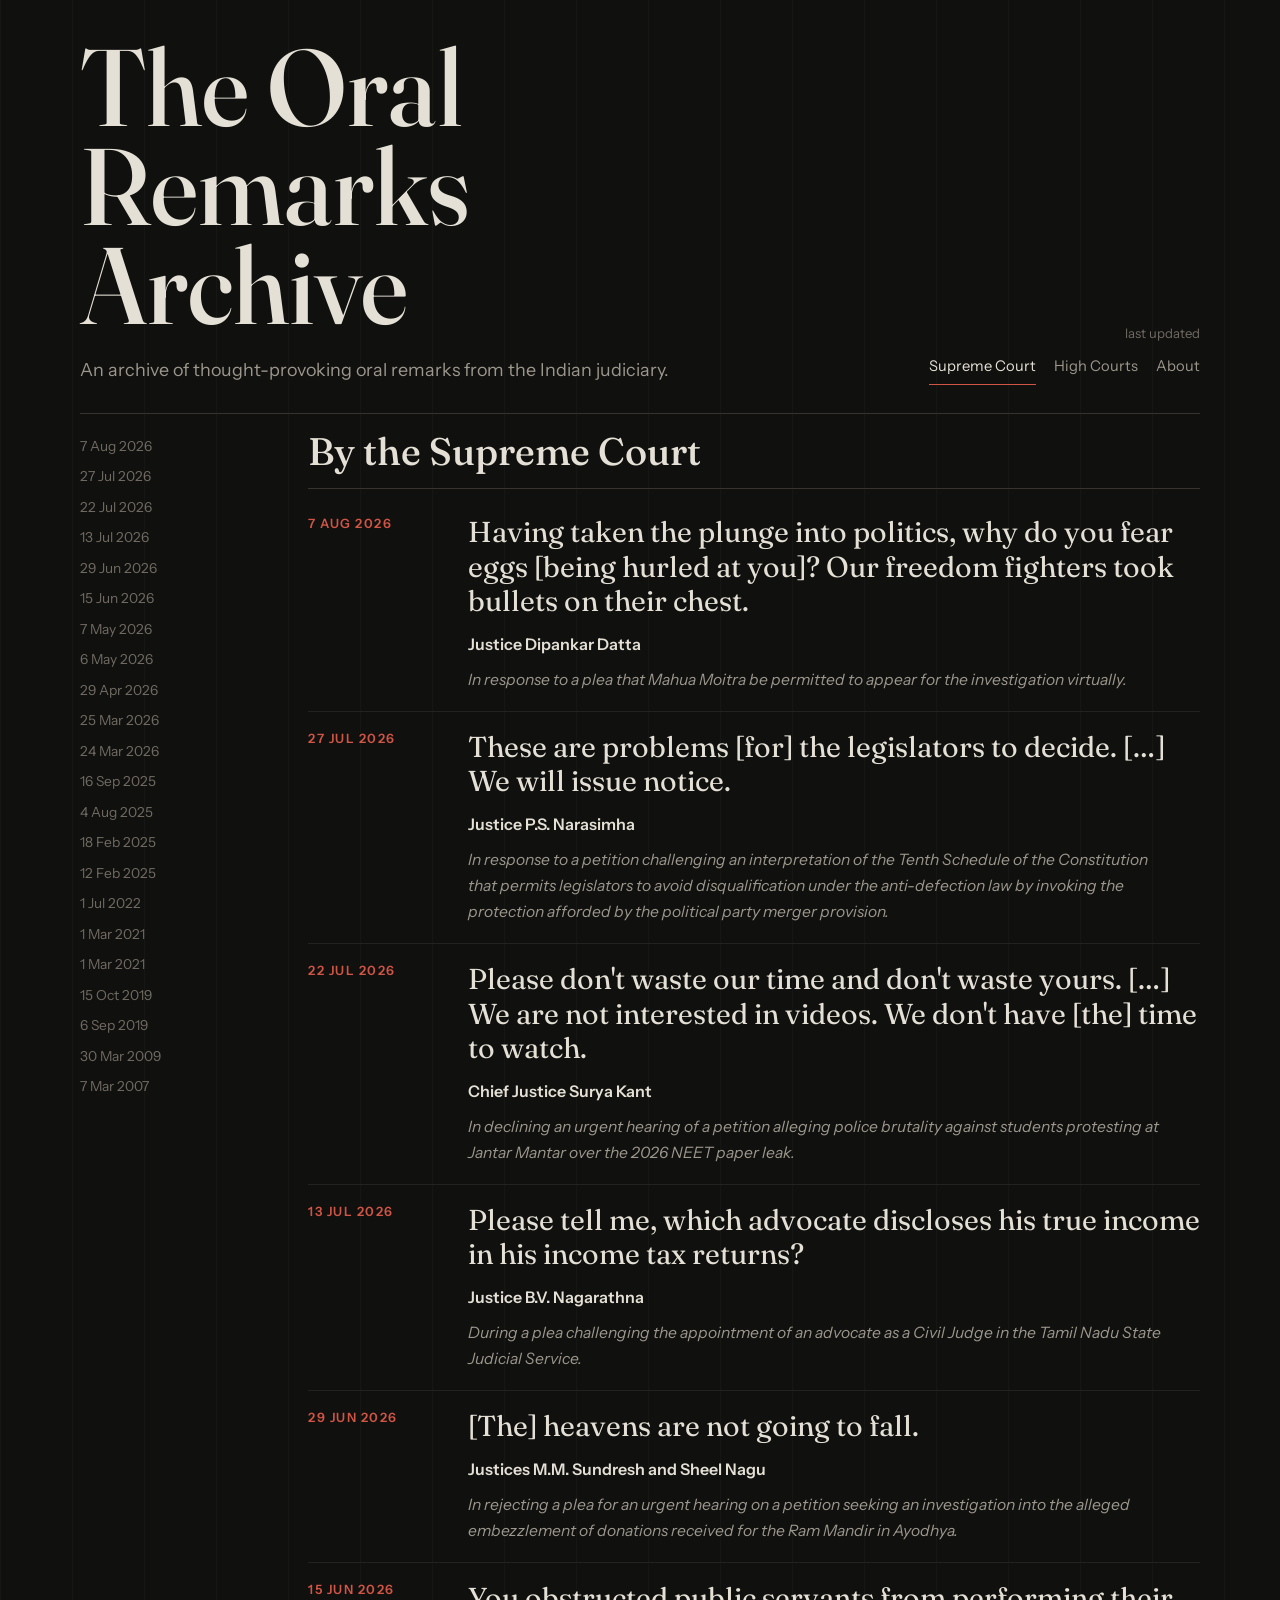
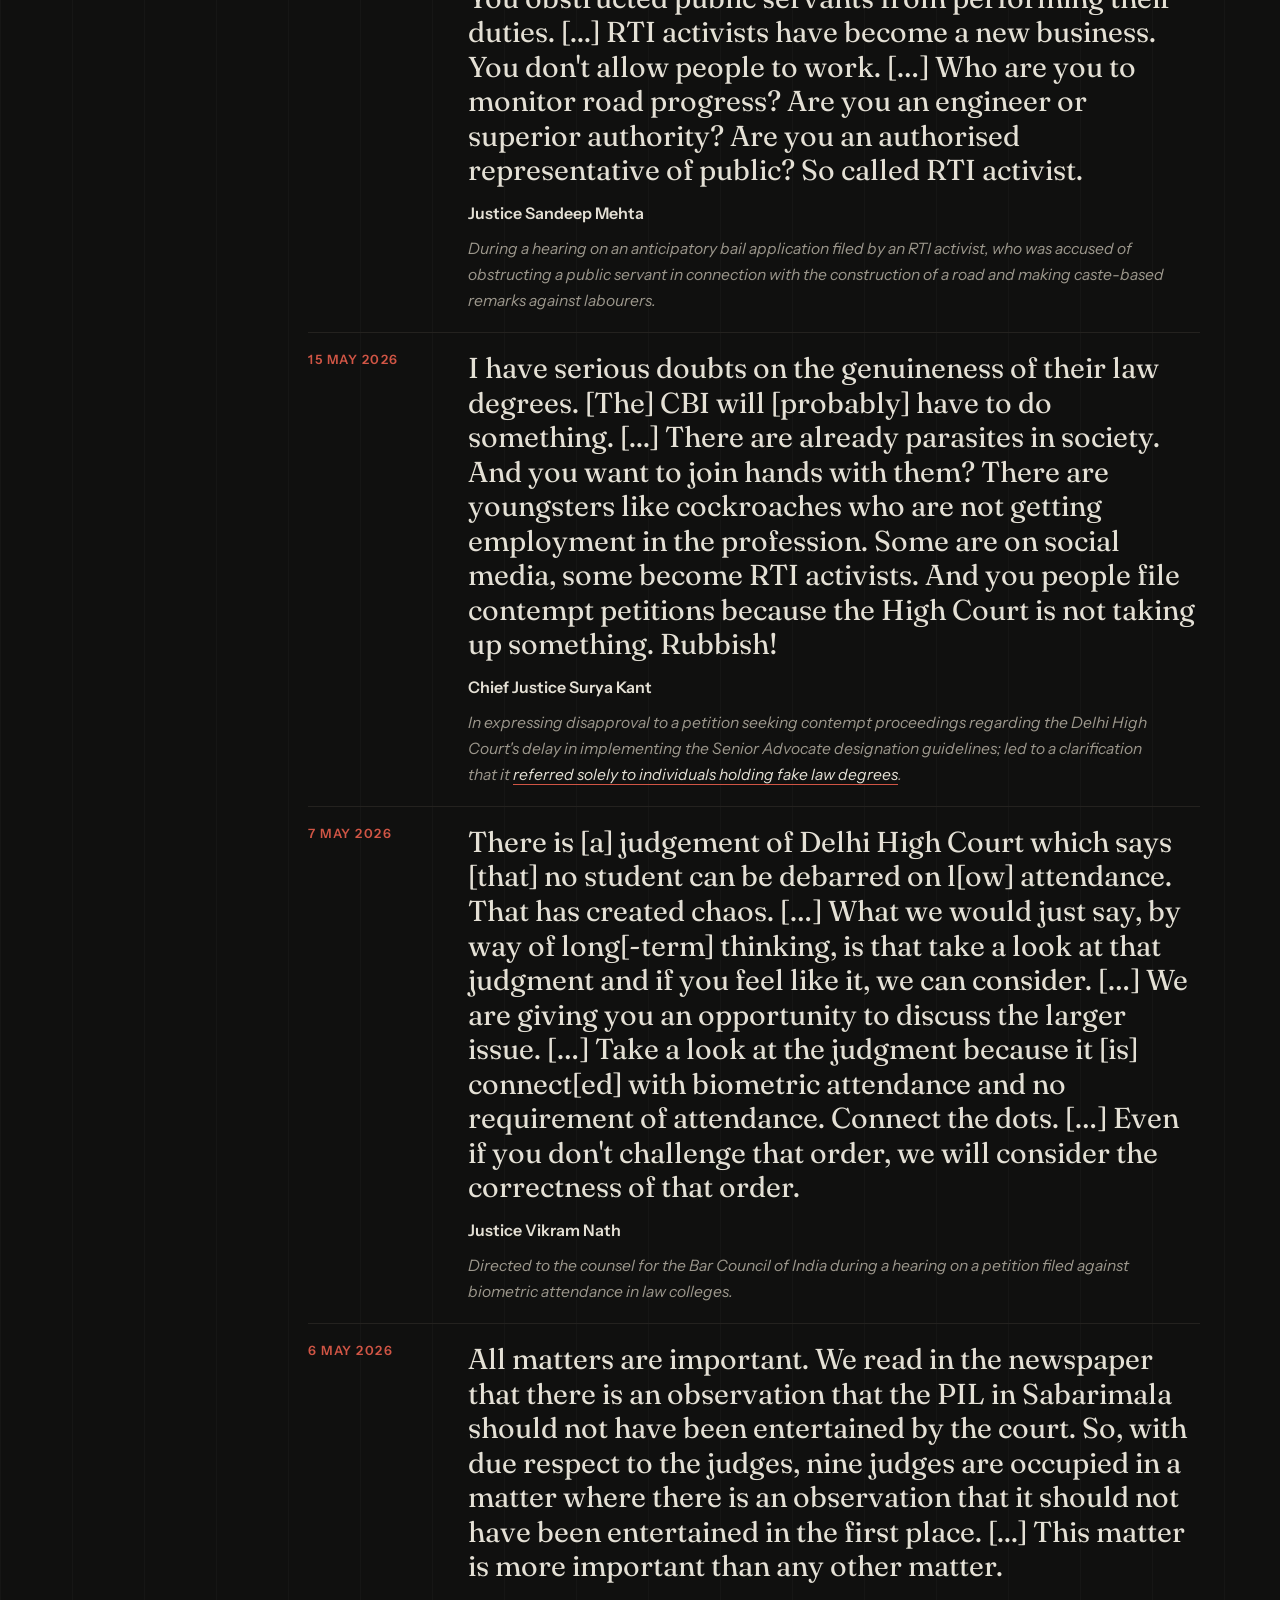
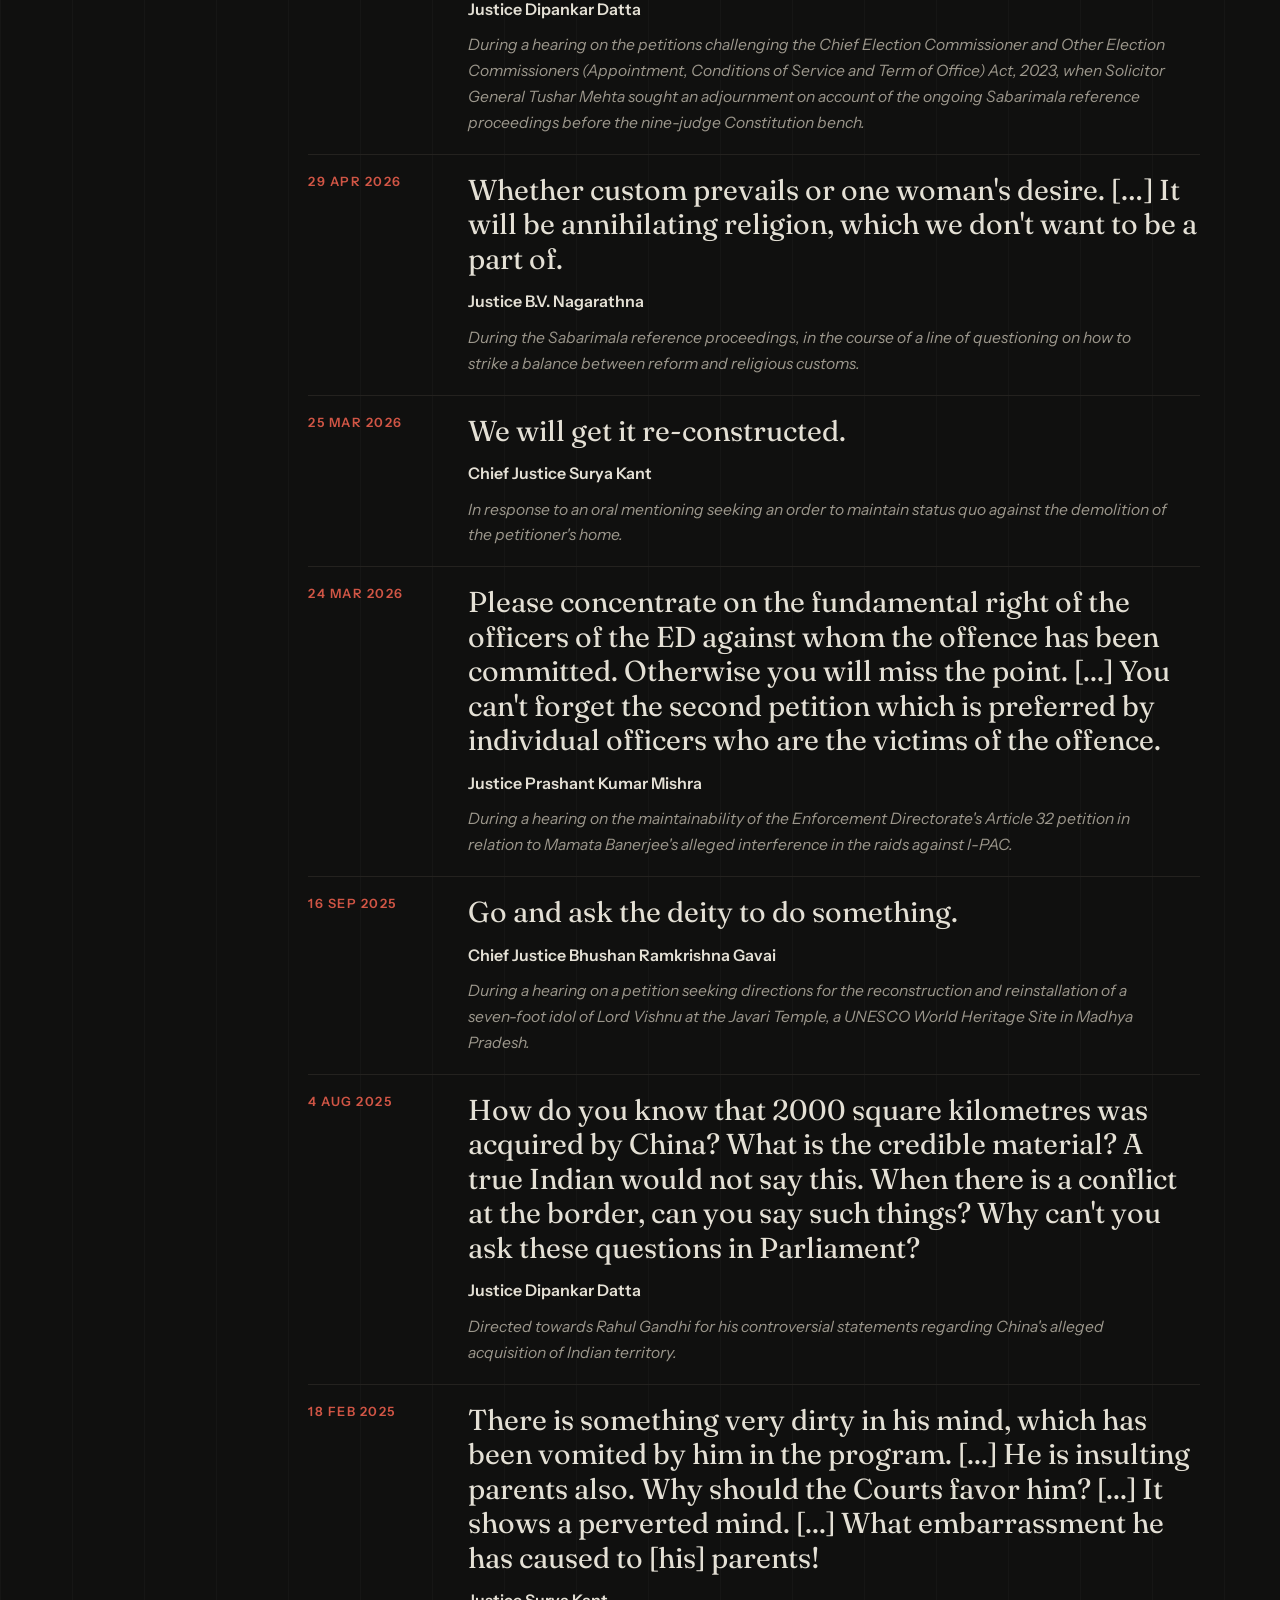
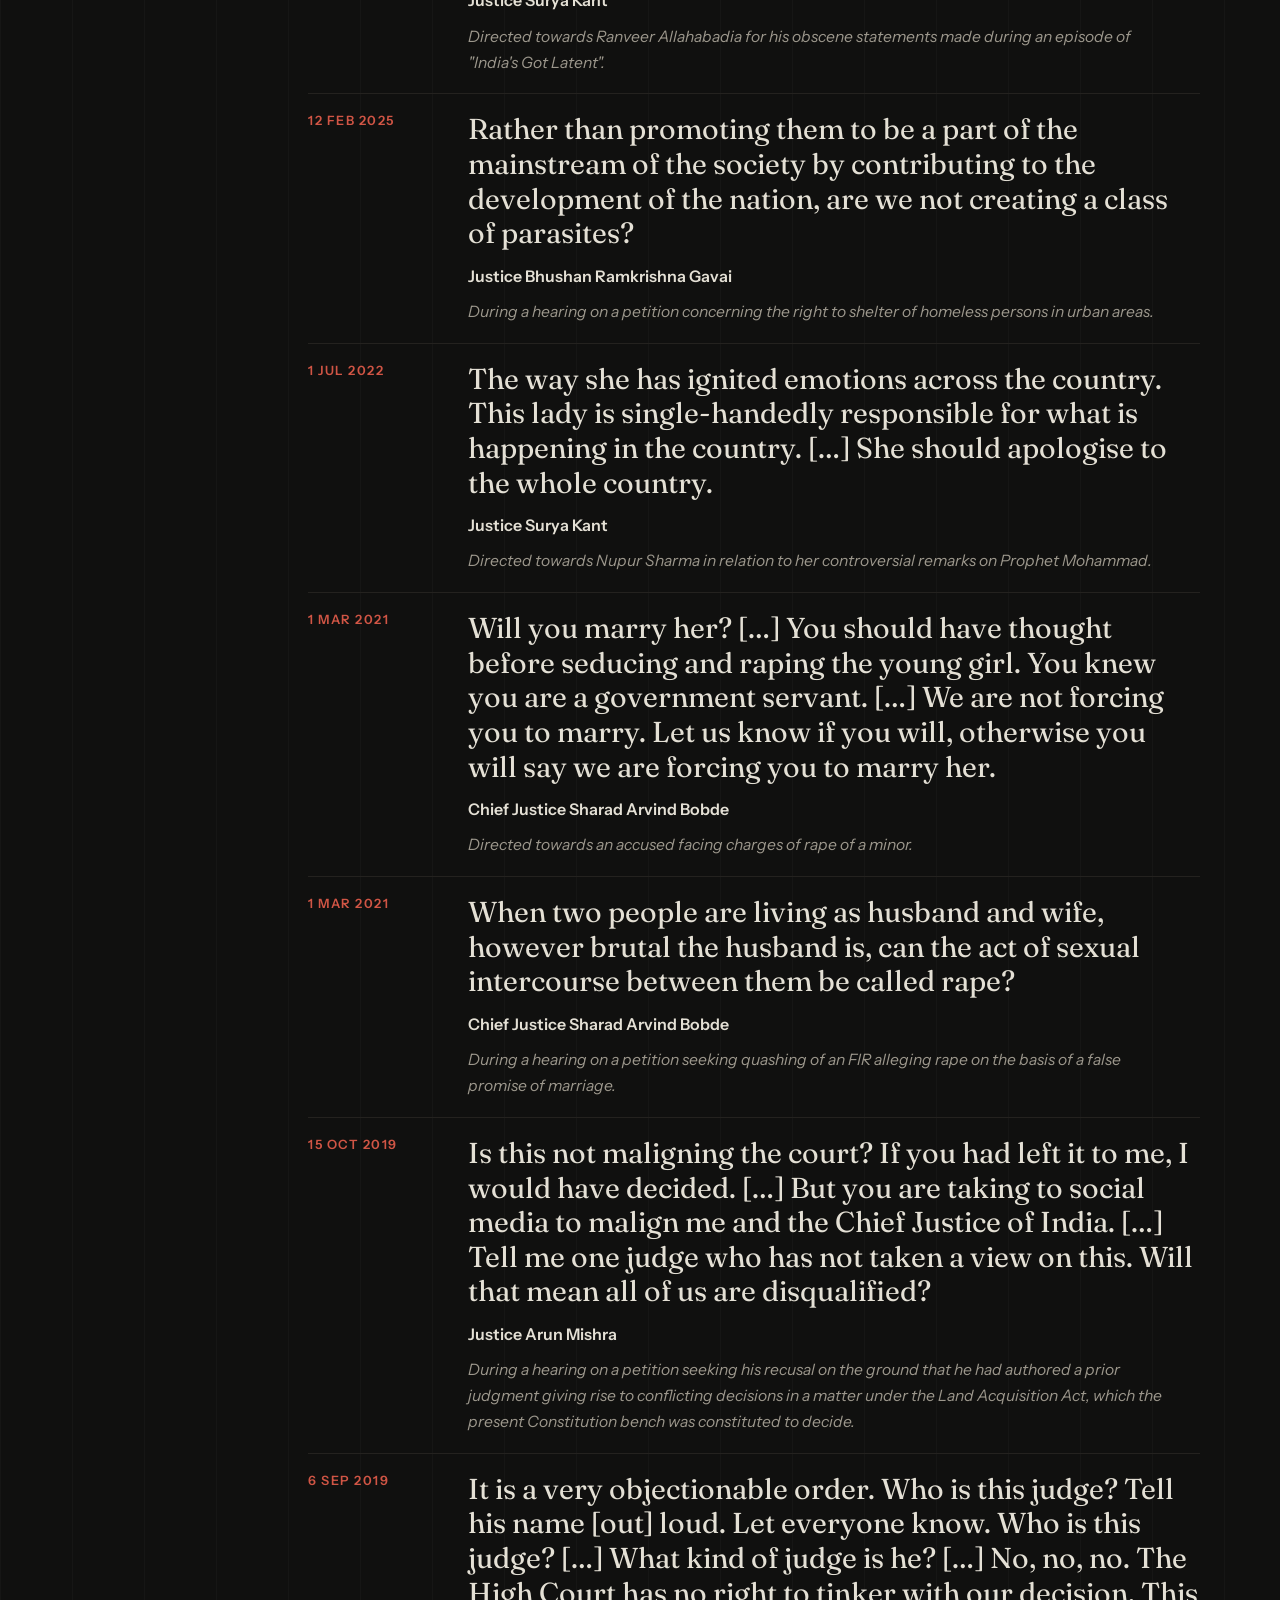
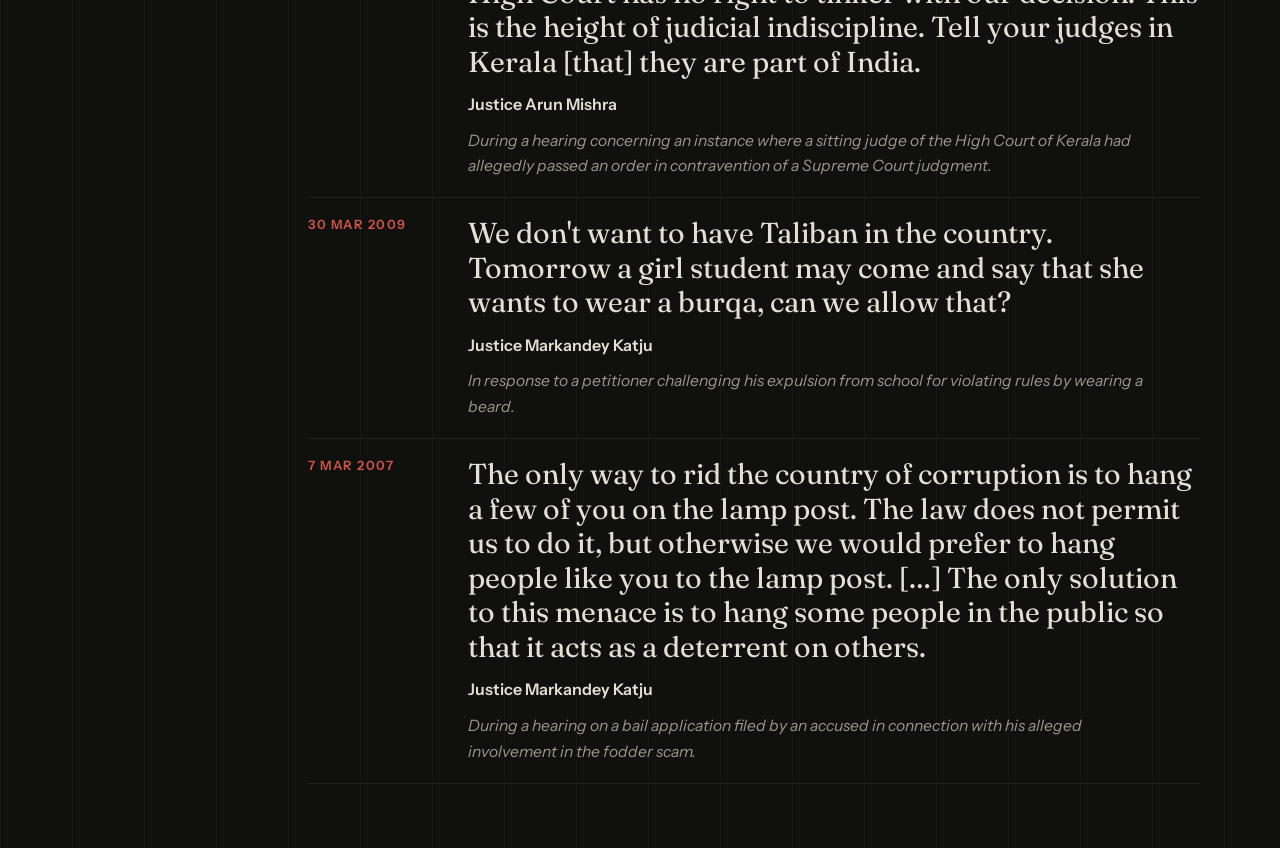
<file: index.html>
<!DOCTYPE html>
<html lang="en">
<head>
  <meta charset="UTF-8">
  <meta name="viewport" content="width=device-width, initial-scale=1.0">
  <link rel="icon" type="image/svg+xml" href="favicon.svg">
  <title>The Oral Remarks Archive | Supreme Court</title>
  <meta name="description" content="An archive of thought-provoking oral remarks from the Supreme Court.">
  <link rel="canonical" href="https://shagnikmukherjea.github.io/oral-remarks-archive/">
  <meta property="og:type" content="website">
  <meta property="og:title" content="The Oral Remarks Archive | Supreme Court">
  <meta property="og:description" content="An archive of thought-provoking oral remarks from the Supreme Court.">
  <meta property="og:url" content="https://shagnikmukherjea.github.io/oral-remarks-archive/">
  <meta property="og:site_name" content="The Oral Remarks Archive">
  <meta property="og:image" content="favicon.svg">
  <meta property="og:image:type" content="image/svg+xml">
  <meta property="og:image:alt" content="The Oral Remarks Archive logo">
  <meta name="twitter:card" content="summary_large_image">
  <meta name="twitter:image" content="favicon.svg">
  <meta name="twitter:image:alt" content="The Oral Remarks Archive logo">
  <meta name="twitter:title" content="The Oral Remarks Archive | Supreme Court">
  <meta name="twitter:description" content="An archive of thought-provoking oral remarks from the Supreme Court.">
  <link rel="preconnect" href="https://fonts.googleapis.com">
  <link rel="preconnect" href="https://fonts.gstatic.com" crossorigin>
  <link href="https://fonts.googleapis.com/css2?family=Fraunces:opsz,wght@9..144,400;9..144,500;9..144,600&family=Instrument+Sans:wght@400;500;600&display=swap" rel="stylesheet">
  <link rel="stylesheet" href="styles.css?v=20260602a">
  <script src="last-updated.js" defer></script>
</head>
<body>
  <div class="site-shell">
    <header class="hero">
      <div class="hero-copy">
        <h1>The Oral Remarks Archive</h1>
        <p class="lede">An archive of thought-provoking oral remarks from the Indian judiciary.</p>
      </div>
      <div class="masthead-tools">
        <p class="updated">last updated <time data-last-updated></time></p>
        <div class="menu-buttons" aria-label="Page navigation">
          <a href="index.html" aria-current="page"><span class="label-full">Supreme Court</span><span class="label-short">Supreme Ct.</span></a>
          <a href="high-courts.html"><span class="label-full">High Courts</span><span class="label-short">High Ct.</span></a>
          <a href="about.html">About</a>
        </div>
      </div>
    </header>

    <main id="archive">
      <div class="content-layout">
        <aside class="date-sidebar" aria-label="Entry dates">
          <div class="date-sidebar-inner">
            <div class="date-group">
              <p class="date-sidebar-label">Date</p>
              <a href="#entry-2026-08-07">7 Aug 2026</a>
              <a href="#entry-2026-07-27">27 Jul 2026</a>
              <a href="#entry-2026-07-22">22 Jul 2026</a>
              <a href="#entry-2026-07-13">13 Jul 2026</a>
              <a href="#entry-2026-06-29">29 Jun 2026</a>
              <a href="#entry-2026-06-15">15 Jun 2026</a>
              <a href="#entry-2026-05-07">7 May 2026</a>
              <a href="#entry-2026-05-06">6 May 2026</a>
              <a href="#entry-2026-04-29">29 Apr 2026</a>
              <a href="#entry-2026-03-25">25 Mar 2026</a>
              <a href="#entry-2026-03-24">24 Mar 2026</a>
              <a href="#entry-2025-09-16">16 Sep 2025</a>
              <a href="#entry-2025-08-04">4 Aug 2025</a>
              <a href="#entry-2025-02-18">18 Feb 2025</a>
              <a href="#entry-2025-02-12">12 Feb 2025</a>
              <a href="#entry-2022-07-01">1 Jul 2022</a>
              <a href="#entry-2021-03-01-a">1 Mar 2021</a>
              <a href="#entry-2021-03-01-b">1 Mar 2021</a>
              <a href="#entry-2019-10-15">15 Oct 2019</a>
              <a href="#entry-2019-09-06">6 Sep 2019</a>
              <a href="#entry-2009-03-30">30 Mar 2009</a>
              <a href="#entry-2007-03-07">7 Mar 2007</a>
            </div>
          </div>
        </aside>

        <div class="archive-content">
          <section class="archive-section" id="supreme-court">
            <div class="section-banner">
              <h2>By the Supreme Court</h2>
            </div>

            <div class="remarks-list">

              <article class="remark-card" id="entry-2026-08-07">
                <p class="remark-date">7 Aug 2026</p>
                <blockquote>
                  Having taken the plunge into politics, why do you fear eggs [being hurled at you]? Our freedom fighters took bullets on their chest.
                </blockquote>
                <p class="remark-source">
                  Justice Dipankar Datta
                </p>
                <p class="remark-context">
                   In response to a plea that Mahua Moitra be permitted to appear for the investigation virtually.
                </p>
              </article>

              <article class="remark-card" id="entry-2026-07-27">
                <p class="remark-date">27 Jul 2026</p>
                <blockquote>
                  These are problems [for] the legislators to decide. […] We will issue notice.
                </blockquote>
                <p class="remark-source">
                  Justice P.S. Narasimha
                </p>
                <p class="remark-context">
                  In response to a petition challenging an interpretation of the Tenth Schedule of the Constitution that permits legislators to avoid disqualification under the anti-defection law by invoking the protection afforded by the political party merger provision.
                </p>
              </article>

              <article class="remark-card" id="entry-2026-07-22">
                <p class="remark-date">22 Jul 2026</p>
                <blockquote>
                  Please don't waste our time and don't waste yours. […] We are not interested in videos. We don't have [the] time to watch.
                </blockquote>
                <p class="remark-source">
                  Chief Justice Surya Kant
                </p>
                <p class="remark-context">
                  In declining an urgent hearing of a petition alleging police brutality against students protesting at Jantar Mantar over the 2026 NEET paper leak.
                </p>
              </article>

              <article class="remark-card" id="entry-2026-07-13">
                <p class="remark-date">13 Jul 2026</p>
                <blockquote>
                  Please tell me, which advocate discloses his true income in his income tax returns?
                </blockquote>
                <p class="remark-source">
                  Justice B.V. Nagarathna
                </p>
                <p class="remark-context">
                  During a plea challenging the appointment of an advocate as a Civil Judge in the Tamil Nadu State Judicial Service.
                </p>
              </article>

              <article class="remark-card" id="entry-2026-06-29">
                <p class="remark-date">29 Jun 2026</p>
                <blockquote>
                  [The] heavens are not going to fall.
                </blockquote>
                <p class="remark-source">
                  Justices M.M. Sundresh and Sheel Nagu
                </p>
                <p class="remark-context">
                  In rejecting a plea for an urgent hearing on a petition seeking an investigation into the alleged embezzlement of donations received for the Ram Mandir in Ayodhya.
                </p>
              </article>

              <article class="remark-card" id="entry-2026-06-15">
                <p class="remark-date">15 Jun 2026</p>
                <blockquote>
                  You obstructed public servants from performing their duties. [...] RTI activists have become a new business. You don't allow people to work. […]
                  Who are you to monitor road progress? Are you an engineer or superior authority? Are you an authorised representative of public? So called RTI activist.
                </blockquote>
                <p class="remark-source">
                  Justice Sandeep Mehta
                </p>
                <p class="remark-context">
                  During a hearing on an anticipatory bail application filed by an RTI activist, who was accused of obstructing a public servant in connection with the construction of a road and making caste-based remarks against labourers.
                </p>
              </article>

              <article class="remark-card" id="entry-2026-05-15">
                <p class="remark-date">15 May 2026</p>
                <blockquote>
                  I have serious doubts on the genuineness of their law degrees. [The] CBI will [probably] have to do something. [...] There are already parasites in society. And you want to join hands with them? There are youngsters like cockroaches who are not getting employment in the profession.
                  Some are on social media, some become RTI activists. And you people file contempt petitions because the High Court is not taking up something. Rubbish!
                </blockquote>
                <p class="remark-source">
                  Chief Justice Surya Kant
                </p>
                <p class="remark-context">
                  In expressing disapproval to a petition seeking contempt proceedings regarding the Delhi High Court's delay in implementing the Senior Advocate designation guidelines; led to a clarification that it <a href="https://timesofindia.indiatimes.com/india/misquoted-my-oral-observations-cji-surya-kant-clarifies-cockroach-remarks-on-unemployed-youth/articleshow/131135453.cms" target="_blank" rel="noopener noreferrer">referred solely to individuals holding fake law degrees</a>.
                </p>
              </article>

              <article class="remark-card" id="entry-2026-05-07">
                <p class="remark-date">7 May 2026</p>
                <blockquote>
                  There is [a] judgement of Delhi High Court which says [that] no student can be debarred on l[ow] attendance. That has created chaos. […] What we would just say, by way of long[-term] thinking, is that take a look at that judgment and if you feel like it, we can consider. […]
                  We are giving you an opportunity to discuss the larger issue. […] Take a look at the judgment because it [is] connect[ed] with biometric attendance and no requirement of attendance. Connect the dots. […] Even if you don't challenge that order, we will consider the correctness of that order.
                </blockquote>
                <p class="remark-source">
                  Justice Vikram Nath
                </p>
                <p class="remark-context">
                  Directed to the counsel for the Bar Council of India during a hearing on a petition filed against biometric attendance in law colleges.
                </p>
              </article>

              <article class="remark-card" id="entry-2026-05-06">
                <p class="remark-date">6 May 2026</p>
                <blockquote>
                  All matters are important. We read in the newspaper that there is an observation that the PIL in Sabarimala should not have been entertained by the court.
                  So, with due respect to the judges, nine judges are occupied in a matter where there is an observation that it should not have been entertained in the first place. [...] This matter is more important than any other matter.
                </blockquote>
                <p class="remark-source">
                  Justice Dipankar Datta
                </p>
                <p class="remark-context">
                  During a hearing on the petitions challenging the Chief Election Commissioner and Other Election Commissioners (Appointment, Conditions of Service and Term of Office) Act, 2023,
                  when Solicitor General Tushar Mehta sought an adjournment on account of the ongoing Sabarimala reference proceedings before the nine-judge Constitution bench.
                </p>
              </article>
              
              <article class="remark-card" id="entry-2026-04-29">
                <p class="remark-date">29 Apr 2026</p>
                <blockquote>
                  Whether custom prevails or one woman's desire. […] It will be annihilating religion, which we don't want to be a part of.
                </blockquote>
                <p class="remark-source">
                  Justice B.V. Nagarathna
                </p>
                <p class="remark-context">
                  During the Sabarimala reference proceedings, in the course of a line of questioning on how to strike a balance between reform and religious customs.
                </p>
              </article>

              <article class="remark-card" id="entry-2026-03-25">
                <p class="remark-date">25 Mar 2026</p>
                <blockquote>
                  We will get it re-constructed.
                </blockquote>
                <p class="remark-source">
                  Chief Justice Surya Kant
                </p>
                <p class="remark-context">
                  In response to an oral mentioning seeking an order to maintain status quo against the demolition of the petitioner's home.
                </p>
              </article>

              <article class="remark-card" id="entry-2026-03-24">
                <p class="remark-date">24 Mar 2026</p>
                <blockquote>
                  Please concentrate on the fundamental right of the officers of the ED against whom the offence has been committed. Otherwise you will miss the point. [...] You can't forget the second petition which is preferred by individual officers who are the victims of the offence.
                </blockquote>
                <p class="remark-source">
                  Justice Prashant Kumar Mishra
                </p>
                <p class="remark-context">
                  During a hearing on the maintainability of the Enforcement Directorate's Article 32 petition in relation to Mamata Banerjee's alleged interference in the raids against I-PAC.
                </p>
              </article>

              <article class="remark-card" id="entry-2025-09-16">
                <p class="remark-date">16 Sep 2025</p>
                <blockquote>
                  Go and ask the deity to do something.
                </blockquote>
                <p class="remark-source">
                  Chief Justice Bhushan Ramkrishna Gavai
                </p>
                <p class="remark-context">
                  During a hearing on a petition seeking directions for the reconstruction and reinstallation of a seven-foot idol of Lord Vishnu at the Javari Temple, a UNESCO World Heritage Site in Madhya Pradesh.
                </p>
              </article>

              <article class="remark-card" id="entry-2025-08-04">
                <p class="remark-date">4 Aug 2025</p>
                <blockquote>
                  How do you know that 2000 square kilometres was acquired by China? What is the credible material? A true Indian would not say this. When there is a conflict at the border, can you say such things? Why can't you ask these questions in Parliament?
                </blockquote>
                <p class="remark-source">
                  Justice Dipankar Datta
                </p>
                <p class="remark-context">
                  Directed towards Rahul Gandhi for his controversial statements regarding China's alleged acquisition of Indian territory.
                </p>
              </article>

              <article class="remark-card" id="entry-2025-02-18">
                <p class="remark-date">18 Feb 2025</p>
                <blockquote>
                  There is something very dirty in his mind, which has been vomited by him in the program. [...] He is insulting parents also. Why should the Courts favor him? [...] It shows a perverted mind. [...] What embarrassment he has caused to [his] parents!
                </blockquote>
                <p class="remark-source">
                  Justice Surya Kant
                </p>
                <p class="remark-context">
                  Directed towards Ranveer Allahabadia for his obscene statements made during an episode of "India's Got Latent".
                </p>
              </article>

              <article class="remark-card" id="entry-2025-02-12">
                <p class="remark-date">12 Feb 2025</p>
                <blockquote>
                  Rather than promoting them to be a part of the mainstream of the society by contributing to the development of the nation, are we not creating a class of parasites?
                </blockquote>
                <p class="remark-source">
                  Justice Bhushan Ramkrishna Gavai
                </p>
                <p class="remark-context">
                  During a hearing on a petition concerning the right to shelter of homeless persons in urban areas.
                </p>
              </article>

              <article class="remark-card" id="entry-2022-07-01">
                <p class="remark-date">1 Jul 2022</p>
                <blockquote>
                  The way she has ignited emotions across the country. This lady is single-handedly responsible for what is happening in the country. […] She should apologise to the whole country.
                </blockquote>
                <p class="remark-source">
                  Justice Surya Kant
                </p>
                <p class="remark-context">
                  Directed towards Nupur Sharma in relation to her controversial remarks on Prophet Mohammad.
                </p>
              </article>

              <article class="remark-card" id="entry-2021-03-01-a">
                <p class="remark-date">1 Mar 2021</p>
                <blockquote>
                  Will you marry her? […] You should have thought before seducing and raping the young girl. You knew you are a government servant. […] We are not forcing you to marry. Let us know if you will, otherwise you will say we are forcing you to marry her.
                </blockquote>
                <p class="remark-source">
                  Chief Justice Sharad Arvind Bobde
                </p>
                <p class="remark-context">
                  Directed towards an accused facing charges of rape of a minor.
                </p>
              </article>

              <article class="remark-card" id="entry-2021-03-01-b">
                <p class="remark-date">1 Mar 2021</p>
                <blockquote>
                  When two people are living as husband and wife, however brutal the husband is, can the act of sexual intercourse between them be called rape?
                </blockquote>
                <p class="remark-source">
                  Chief Justice Sharad Arvind Bobde
                </p>
                <p class="remark-context">
                  During a hearing on a petition seeking quashing of an FIR alleging rape on the basis of a false promise of marriage.
                </p>
              </article>

              <article class="remark-card" id="entry-2019-10-15">
                <p class="remark-date">15 Oct 2019</p>
                <blockquote>
                  Is this not maligning the court? If you had left it to me, I would have decided. […] But you are taking to social media to malign me and the Chief Justice of India.
                  […] Tell me one judge who has not taken a view on this. Will that mean all of us are disqualified?
                </blockquote>
                <p class="remark-source">
                  Justice Arun Mishra
                </p>
                <p class="remark-context">
                  During a hearing on a petition seeking his recusal on the ground that he had authored a prior judgment giving rise to conflicting decisions in a matter under the
                  Land Acquisition Act, which the present Constitution bench was constituted to decide.
                </p>
              </article>

              <article class="remark-card" id="entry-2019-09-06">
                <p class="remark-date">6 Sep 2019</p>
                <blockquote>
                  It is a very objectionable order. Who is this judge? Tell his name [out] loud. Let everyone know. Who is this judge? […] What kind of judge is he? […] No, no, no.
                  The High Court has no right to tinker with our decision. This is the height of judicial indiscipline. Tell your judges in Kerala [that] they are part of India.
                </blockquote>
                <p class="remark-source">
                  Justice Arun Mishra
                </p>
                <p class="remark-context">
                  During a hearing concerning an instance where a sitting judge of the High Court of Kerala had allegedly passed an order in contravention of a Supreme Court judgment.
                </p>
              </article>

              <article class="remark-card" id="entry-2009-03-30">
                <p class="remark-date">30 Mar 2009</p>
                <blockquote>
                  We don't want to have Taliban in the country. Tomorrow a girl student may come and say that she wants to wear a burqa, can we allow that?
                </blockquote>
                <p class="remark-source">
                  Justice Markandey Katju
                </p>
                <p class="remark-context">
                  In response to a petitioner challenging his expulsion from school for violating rules by wearing a beard.
                </p>
              </article>

              <article class="remark-card" id="entry-2007-03-07">
                <p class="remark-date">7 Mar 2007</p>
                <blockquote>
                  The only way to rid the country of corruption is to hang a few of you on the lamp post. The law does not permit us to do it,
                  but otherwise we would prefer to hang people like you to the lamp post. […] The only solution to this menace is to hang some people
                  in the public so that it acts as a deterrent on others.
                </blockquote>
                <p class="remark-source">
                  Justice Markandey Katju
                </p>
                <p class="remark-context">
                  During a hearing on a bail application filed by an accused in connection with his alleged involvement in the fodder scam.
                </p>
              </article>
            </div>
          </section>
        </div>
      </div>
    </main>
  </div>
</body>
</html>
</file>
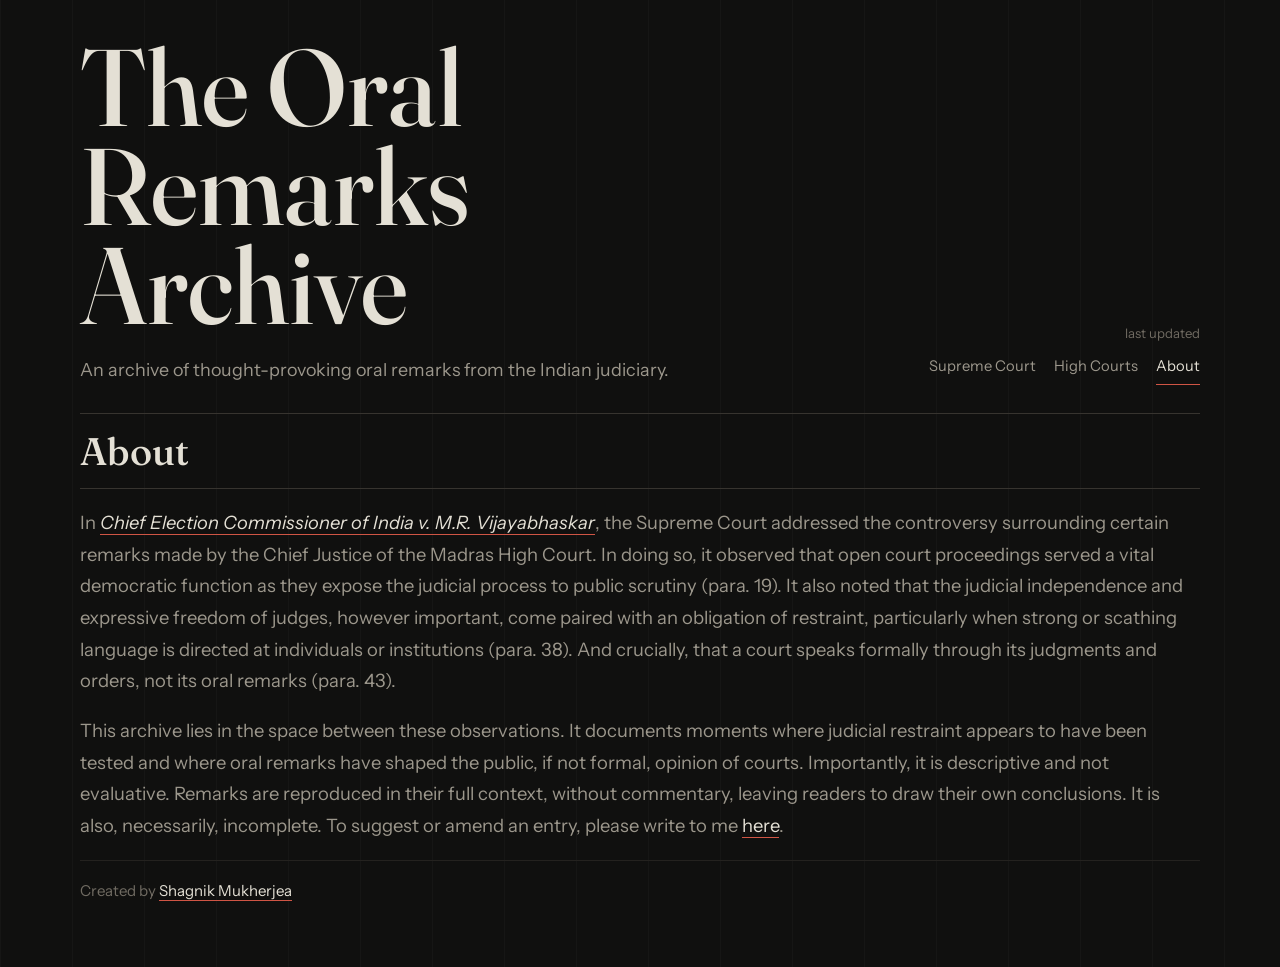
<file: about.html>
<!DOCTYPE html>
<html lang="en">
<head>
  <meta charset="UTF-8">
  <meta name="viewport" content="width=device-width, initial-scale=1.0">
  <link rel="icon" type="image/svg+xml" href="favicon.svg">
  <title>The Oral Remarks Archive | About</title>
  <meta name="description" content="An archive of thought-provoking oral remarks from the Indian judiciary.">
  <link rel="canonical" href="https://shagnikmukherjea.github.io/oral-remarks-archive/about.html">
  <meta property="og:type" content="website">
  <meta property="og:title" content="The Oral Remarks Archive | About">
  <meta property="og:description" content="An archive of thought-provoking oral remarks from the Indian judiciary.">
  <meta property="og:url" content="https://shagnikmukherjea.github.io/oral-remarks-archive/about.html">
  <meta property="og:site_name" content="The Oral Remarks Archive">
  <meta property="og:image" content="favicon.svg">
  <meta property="og:image:type" content="image/svg+xml">
  <meta property="og:image:alt" content="The Oral Remarks Archive logo">
  <meta name="twitter:card" content="summary_large_image">
  <meta name="twitter:image" content="favicon.svg">
  <meta name="twitter:image:alt" content="The Oral Remarks Archive logo">
  <meta name="twitter:title" content="The Oral Remarks Archive | About">
  <meta name="twitter:description" content="An archive of thought-provoking oral remarks from the Indian judiciary.">
  <link rel="preconnect" href="https://fonts.googleapis.com">
  <link rel="preconnect" href="https://fonts.gstatic.com" crossorigin>
  <link href="https://fonts.googleapis.com/css2?family=Fraunces:opsz,wght@9..144,400;9..144,500;9..144,600&family=Instrument+Sans:wght@400;500;600&display=swap" rel="stylesheet">
  <link rel="stylesheet" href="styles.css?v=20260602a">
  <script src="last-updated.js" defer></script>
</head>
<body>
  <div class="site-shell">
    <header class="page-header page-header-compact">
      <div class="page-copy">
        <h1>The Oral Remarks Archive</h1>
        <p class="lede">An archive of thought-provoking oral remarks from the Indian judiciary.</p>
      </div>
      <div class="masthead-tools">
        <p class="updated">last updated <time data-last-updated></time></p>
        <div class="menu-buttons" aria-label="Page navigation">
          <a href="index.html"><span class="label-full">Supreme Court</span><span class="label-short">Supreme Ct.</span></a>
          <a href="high-courts.html"><span class="label-full">High Courts</span><span class="label-short">High Ct.</span></a>
          <a href="about.html" aria-current="page">About</a>
        </div>
      </div>
    </header>

    <main class="about-layout">
      <div aria-hidden="true"></div>

      <section class="about-content">
        <div class="section-banner">
          <h2>About</h2>
        </div>

        <div class="prose-panel">
          <p>
            In <i><a href="https://www.scobserver.in/wp-content/uploads/2025/08/CEC-V-M.R.VIJAYABHASKAR-2021.pdf" target="_blank" rel="noopener noreferrer">Chief Election Commissioner of India v. M.R. Vijayabhaskar</a></i>,
            the Supreme Court addressed the controversy surrounding certain remarks made by the Chief Justice of the Madras High Court. In doing so, it observed that open court proceedings served a vital democratic function as they expose the judicial process to public scrutiny (para. 19).
            It also noted that the judicial independence and expressive freedom of judges, however important, come paired with an obligation of restraint, particularly when strong or scathing language is directed at individuals or institutions (para. 38). And crucially, that a
            court speaks formally through its judgments and orders, not its oral remarks (para. 43).
          </p>

          <p>
           This archive lies in the space between these observations. It documents moments where judicial restraint appears to have been tested and where oral remarks have shaped the public, if not formal, opinion of courts.
           Importantly, it is descriptive and not evaluative. Remarks are reproduced in their full context, without commentary, leaving readers to draw their own conclusions. It is also, necessarily, incomplete. 
           To suggest or amend an entry, please write to me <a href="https://forms.gle/7Nr9xeW9brRbRgDS9" target="_blank" rel="noopener noreferrer">here</a>.
          </p>
        </div>

        <section class="credit-panel" aria-label="Site credit">
          <p>Created by <a class="credit-name" href="http://www.linkedin.com/in/shagnikmukherjea" target="_blank" rel="noopener noreferrer">Shagnik Mukherjea</a></p>
        </section>
      </section>
    </main>
  </div>
</body>
</html>
</file>
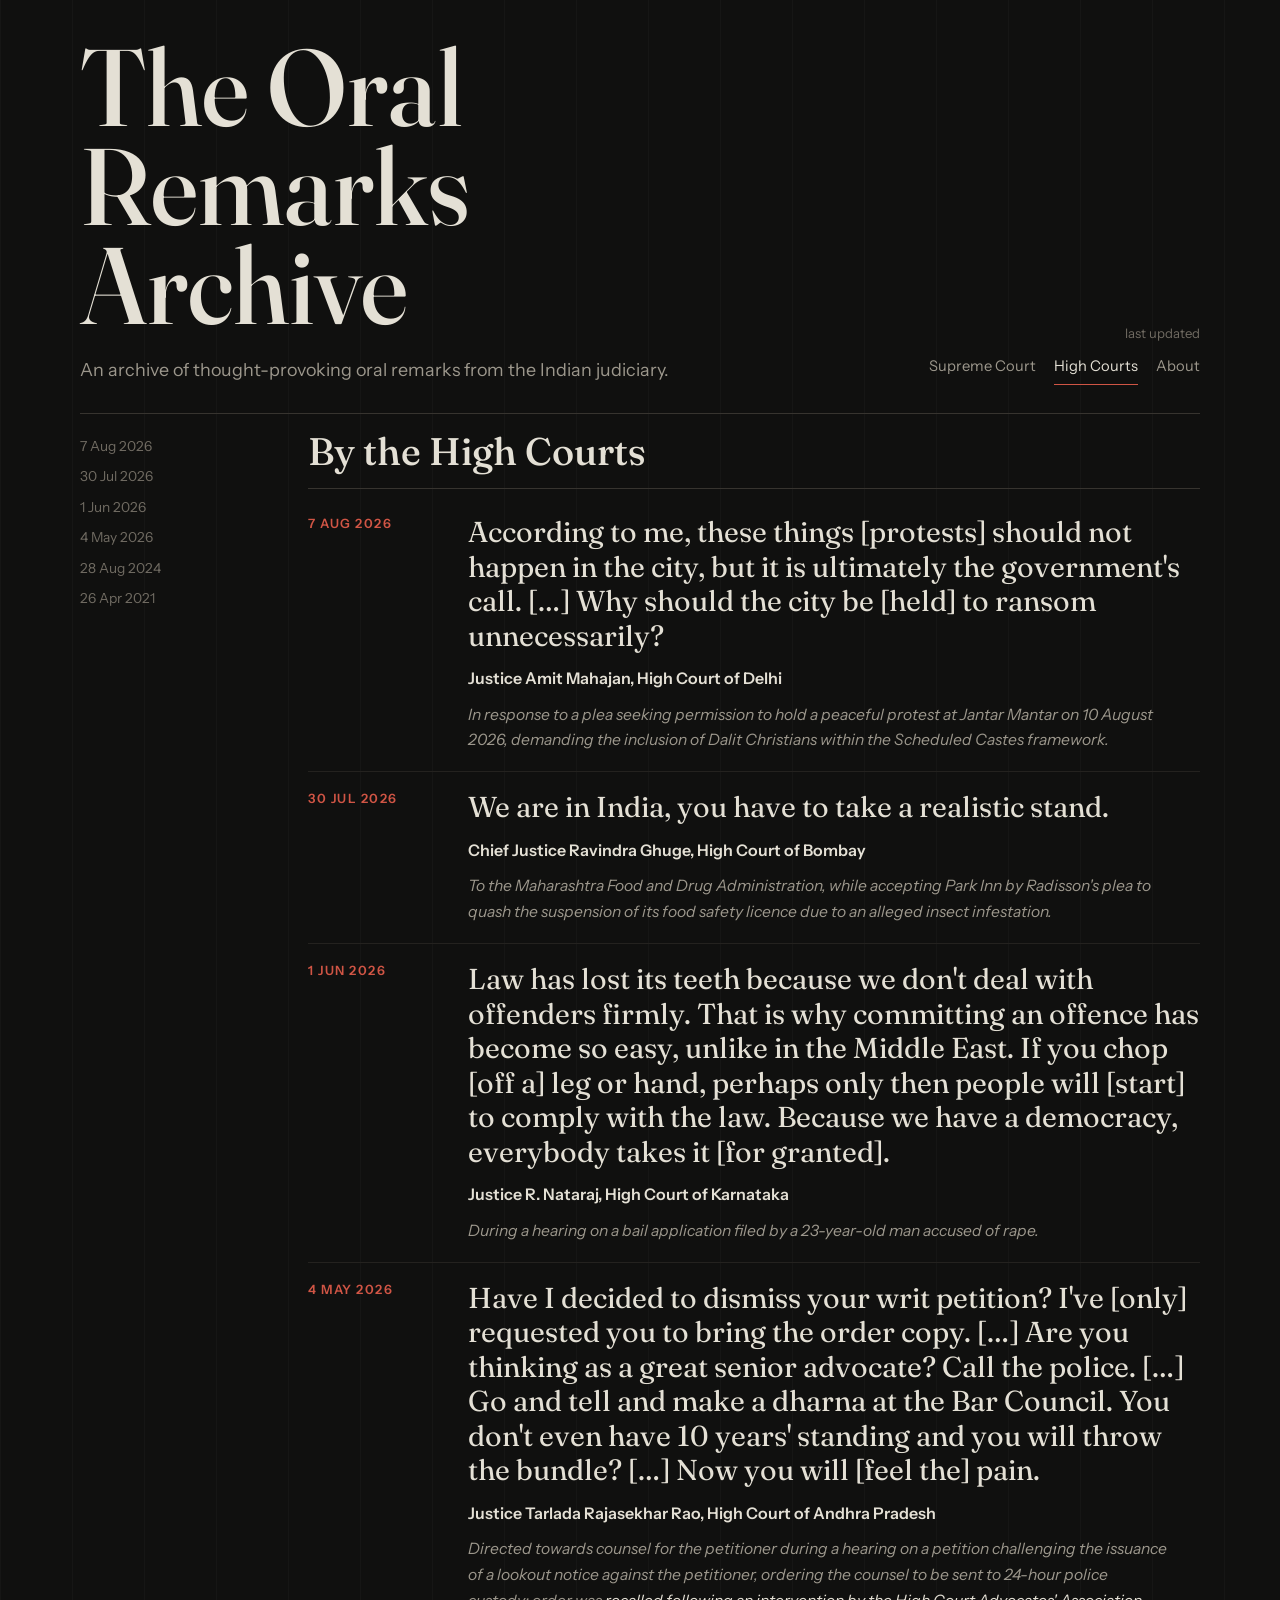
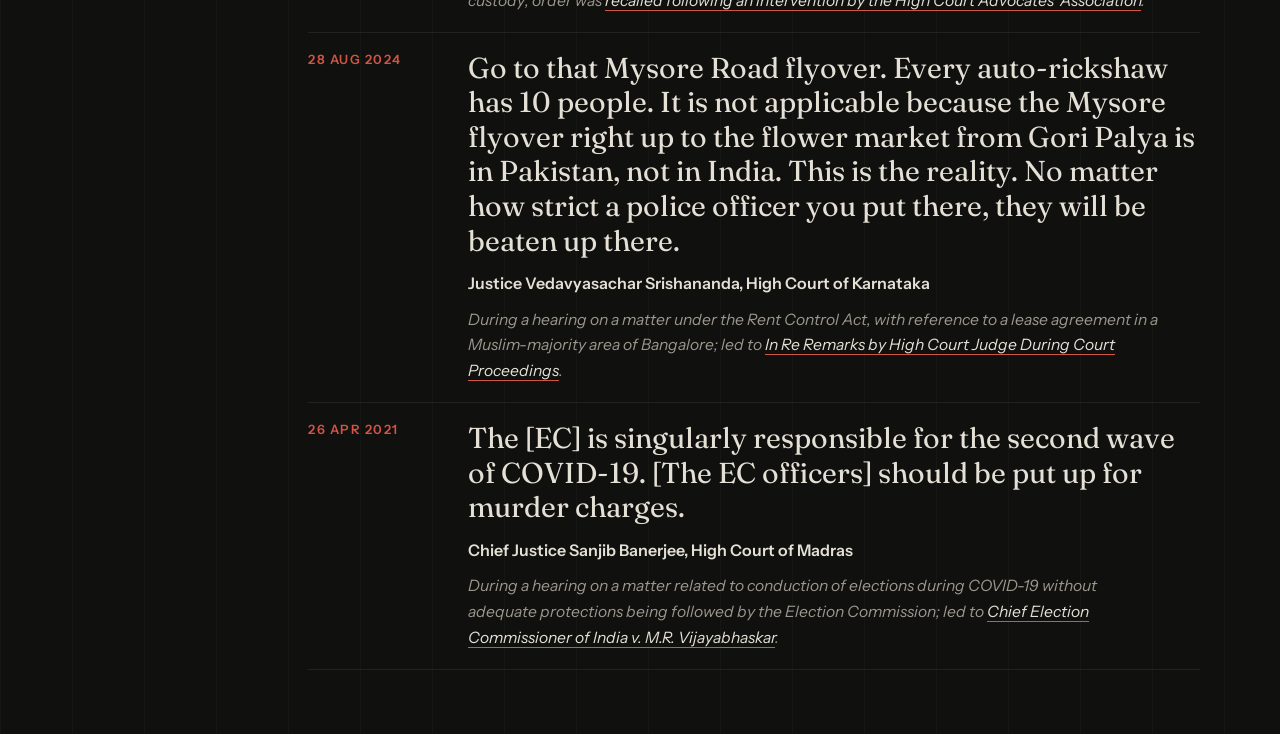
<file: high-courts.html>
<!DOCTYPE html>
<html lang="en">
<head>
  <meta charset="UTF-8">
  <meta name="viewport" content="width=device-width, initial-scale=1.0">
  <link rel="icon" type="image/svg+xml" href="favicon.svg">
  <title>The Oral Remarks Archive | High Courts</title>
  <meta name="description" content="An archive of thought-provoking oral remarks from the High Courts.">
  <link rel="canonical" href="https://shagnikmukherjea.github.io/oral-remarks-archive/high-courts.html">
  <meta property="og:type" content="website">
  <meta property="og:title" content="The Oral Remarks Archive | High Courts">
  <meta property="og:description" content="An archive of thought-provoking oral remarks from the High Courts.">
  <meta property="og:url" content="https://shagnikmukherjea.github.io/oral-remarks-archive/high-courts.html">
  <meta property="og:site_name" content="The Oral Remarks Archive">
  <meta property="og:image" content="favicon.svg">
  <meta property="og:image:type" content="image/svg+xml">
  <meta property="og:image:alt" content="The Oral Remarks Archive logo">
  <meta name="twitter:card" content="summary_large_image">
  <meta name="twitter:image" content="favicon.svg">
  <meta name="twitter:image:alt" content="The Oral Remarks Archive logo">
  <meta name="twitter:title" content="The Oral Remarks Archive | High Courts">
  <meta name="twitter:description" content="An archive of thought-provoking oral remarks from the High Courts.">
  <link rel="preconnect" href="https://fonts.googleapis.com">
  <link rel="preconnect" href="https://fonts.gstatic.com" crossorigin>
  <link href="https://fonts.googleapis.com/css2?family=Fraunces:opsz,wght@9..144,400;9..144,500;9..144,600&family=Instrument+Sans:wght@400;500;600&display=swap" rel="stylesheet">
  <link rel="stylesheet" href="styles.css?v=20260602a">
  <script src="last-updated.js" defer></script>
</head>
<body>
  <div class="site-shell">
    <header class="hero">
      <div class="hero-copy">
        <h1>The Oral Remarks Archive</h1>
        <p class="lede">An archive of thought-provoking oral remarks from the Indian judiciary.</p>
      </div>
      <div class="masthead-tools">
        <p class="updated">last updated <time data-last-updated></time></p>
        <div class="menu-buttons" aria-label="Page navigation">
          <a href="index.html"><span class="label-full">Supreme Court</span><span class="label-short">Supreme Ct.</span></a>
          <a href="high-courts.html" aria-current="page"><span class="label-full">High Courts</span><span class="label-short">High Ct.</span></a>
          <a href="about.html">About</a>
        </div>
      </div>
    </header>

    <main id="archive">
      <div class="content-layout">
        <aside class="date-sidebar" aria-label="Entry dates">
          <div class="date-sidebar-inner">
            <div class="date-group">
              <p class="date-sidebar-label">Date</p>
              <a href="#entry-2026-08-07">7 Aug 2026</a>
              <a href="#entry-2026-07-30">30 Jul 2026</a>
              <a href="#entry-2026-06-01">1 Jun 2026</a>
              <a href="#entry-2026-05-04">4 May 2026</a>
              <a href="#entry-2024-08-28">28 Aug 2024</a>
              <a href="#entry-2021-04-26">26 Apr 2021</a>
            </div>
          </div>
        </aside>

        <div class="archive-content">
          <section class="archive-section" id="high-courts">
            <div class="section-banner">
              <h2>By the High Courts</h2>
            </div>

            <div class="remarks-list">

              <article class="remark-card" id="entry-2026-08-07">
                <p class="remark-date">7 Aug 2026</p>
                <blockquote>
                  According to me, these things [protests] should not happen in the city, but it is ultimately the government's call. […] Why should the city be [held] to ransom unnecessarily?
                </blockquote>
                <p class="remark-source">
                  Justice Amit Mahajan, High Court of Delhi
                </p>
                <p class="remark-context">
                  In response to a plea seeking permission to hold a peaceful protest at Jantar Mantar on 10 August 2026, demanding the inclusion of Dalit Christians within the Scheduled Castes framework.
                </p>
              </article>

              <article class="remark-card" id="entry-2026-07-30">
                <p class="remark-date">30 Jul 2026</p>
                <blockquote>
                  We are in India, you have to take a realistic stand.
                </blockquote>
                <p class="remark-source">
                  Chief Justice Ravindra Ghuge, High Court of Bombay
                </p>
                <p class="remark-context">
                  To the Maharashtra Food and Drug Administration, while accepting Park Inn by Radisson's plea to quash the suspension of its food safety licence due to an alleged insect infestation.
                </p>
              </article>

              <article class="remark-card" id="entry-2026-06-01">
                <p class="remark-date">1 Jun 2026</p>
                <blockquote>
                  Law has lost its teeth because we don't deal with offenders firmly. That is why committing an offence has become so easy, unlike in the Middle East.
                  If you chop [off a] leg or hand, perhaps only then people will [start] to comply with the law. Because we have a democracy, everybody takes it [for granted].
                </blockquote>
                <p class="remark-source">
                  Justice R. Nataraj, High Court of Karnataka
                </p>
                <p class="remark-context">
                  During a hearing on a bail application filed by a 23-year-old man accused of rape.
                </p>
              </article>

              <article class="remark-card" id="entry-2026-05-04">
                <p class="remark-date">4 May 2026</p>
                <blockquote>
                  Have I decided to dismiss your writ petition? I've [only] requested you to bring the order copy. […] Are you thinking as a great senior advocate? Call the police. […]
                  Go and tell and make a dharna at the Bar Council. You don't even have 10 years' standing and you will throw the bundle? […] Now you will [feel the] pain.
                </blockquote>
                <p class="remark-source">
                  Justice Tarlada Rajasekhar Rao, High Court of Andhra Pradesh
                </p>
                <p class="remark-context">
                  Directed towards counsel for the petitioner during a hearing on a petition challenging the issuance of a lookout notice against the petitioner,
                  ordering the counsel to be sent to 24-hour police custody; order was <a href="https://www.livelaw.in/high-court/andhra-pradesh-high-court/ap-high-court-judge-orders-24-hour-police-custody-of-junior-advocate-later-recalls-direction-533054" target="_blank" rel="noopener noreferrer">recalled following an intervention by the High Court Advocates' Association</a>.
                </p>
              </article>

              <article class="remark-card" id="entry-2024-08-28">
                <p class="remark-date">28 Aug 2024</p>
                <blockquote>
                  Go to that Mysore Road flyover. Every auto-rickshaw has 10 people. It is not applicable because the Mysore flyover right up to the flower market from Gori Palya is in Pakistan, not in India. This is the reality. No matter how strict a police officer you put there, they will be beaten up there.
                </blockquote>
                <p class="remark-source">
                  Justice Vedavyasachar Srishananda, High Court of Karnataka
                </p>
                <p class="remark-context">
                  During a hearing on a matter under the Rent Control Act, with reference to a lease agreement in a Muslim-majority area of Bangalore; led to <a href="https://www.scobserver.in/journal/supreme-court-accepts-justice-srishanandas-unconditional-apology-dismisses-suo-moto-case/" target="_blank" rel="noopener noreferrer">In Re Remarks by High Court Judge During Court Proceedings</a>.
                </p>
              </article>

              <article class="remark-card" id="entry-2021-04-26">
                <p class="remark-date">26 Apr 2021</p>
                <blockquote>
                  The [EC] is singularly responsible for the second wave of COVID-19. [The EC officers] should be put up for murder charges.
                </blockquote>
                <p class="remark-source">
                  Chief Justice Sanjib Banerjee, High Court of Madras
                </p>
                <p class="remark-context">
                  During a hearing on a matter related to conduction of elections during COVID-19 without adequate protections being followed by the Election Commission; led to <a href="https://www.scobserver.in/wp-content/uploads/2025/08/CEC-V-M.R.VIJAYABHASKAR-2021.pdf" target="_blank" rel="noopener noreferrer">Chief Election Commissioner of India v. M.R. Vijayabhaskar</a>.
                </p>
              </article>
            </div>
          </section>
        </div>
      </div>
    </main>
  </div>
</body>
</html>
</file>
<file: styles.css>
:root {
  --bg: #10100f;
  --ink: #e4e0d5;
  --muted: #9c978c;
  --quiet: #706b62;
  --line: #37342f;
  --line-soft: #24221f;
  --accent: #d05545;
  --max-width: 1120px;
}

* {
  box-sizing: border-box;
}

html {
  scroll-behavior: smooth;
}

body {
  margin: 0;
  padding-bottom: 64px;
  color: var(--ink);
  background:
    linear-gradient(90deg, rgba(255, 255, 255, 0.022) 1px, transparent 1px) 0 0 / 72px 72px,
    var(--bg);
  font-family: "Instrument Sans", sans-serif;
  line-height: 1.65;
}

a {
  color: inherit;
  text-decoration: none;
}

img {
  max-width: 100%;
}

.site-shell {
  width: min(calc(100% - 36px), var(--max-width));
  margin: 0 auto;
  padding-top: 38px;
}

.hero,
.page-header {
  display: grid;
  grid-template-columns: minmax(0, 1fr) max-content;
  gap: 28px;
  align-items: end;
  padding-bottom: 28px;
  border-bottom: 1px solid var(--line);
}

.hero-copy,
.page-copy {
  max-width: 760px;
}

h1,
h2,
h3 {
  margin: 0;
  font-family: "Fraunces", serif;
  font-weight: 500;
  letter-spacing: 0;
}

h1 {
  max-width: 10.5ch;
  font-size: clamp(3.2rem, 8.8vw, 6.8rem);
  line-height: 0.91;
}

h2 {
  font-size: clamp(1.55rem, 3vw, 2.55rem);
  line-height: 1;
}

h3 {
  font-size: clamp(1.25rem, 2.4vw, 1.7rem);
  line-height: 1.12;
}

.lede {
  max-width: 50ch;
  margin: 20px 0 0;
  color: var(--muted);
  font-size: clamp(0.98rem, 1.6vw, 1.12rem);
}

.masthead-tools {
  display: grid;
  gap: 10px;
  justify-items: end;
}

.updated {
  margin: 0;
  color: var(--quiet);
  font-size: 0.82rem;
}

.menu-buttons {
  display: flex;
  gap: 18px;
  align-items: center;
  justify-content: flex-end;
  color: var(--muted);
  font-size: 0.92rem;
}

.menu-buttons a {
  padding-bottom: 5px;
  border-bottom: 1px solid transparent;
}

.menu-buttons .label-short {
  display: none;
}

.menu-buttons a[aria-current="page"] {
  color: var(--ink);
  border-color: var(--accent);
}

.menu-buttons a:hover,
.date-sidebar-inner a:hover,
.remark-context a:hover,
.prose-panel a:hover,
.credit-panel a:hover {
  color: var(--accent);
}

main {
  margin-top: 0;
}

.content-layout {
  display: grid;
  grid-template-columns: 180px minmax(0, 1fr);
  gap: 48px;
  align-items: start;
}

.about-layout {
  display: grid;
  grid-template-columns: 1fr;
  gap: 48px;
  align-items: start;
}

.about-layout > [aria-hidden="true"] {
  display: none;
}

.date-sidebar {
  position: sticky;
  top: 24px;
}

.date-sidebar-inner {
  padding-top: 24px;
}

.date-sidebar-label {
  display: none;
}

.date-group {
  display: grid;
  gap: 14px;
}

.date-sidebar-inner a {
  color: var(--quiet);
  font-size: 0.86rem;
  line-height: 1.2;
  transition: color 0.15s ease;
}

.date-sidebar-inner a:visited {
  color: var(--quiet);
}

.archive-content,
.about-content {
  min-width: 0;
}

.section-banner {
  margin-bottom: 8px;
  padding: 18px 0;
  border-bottom: 1px solid var(--line);
}

.remarks-list {
  display: block;
}

.remark-card {
  display: grid;
  grid-template-columns: 132px minmax(0, 1fr);
  row-gap: 10px;
  column-gap: 28px;
  padding: 18px 0;
  border-bottom: 1px solid var(--line-soft);
}

.remark-date {
  grid-row: 1 / span 3;
  margin: 0;
  color: var(--accent);
  font-size: 0.8rem;
  font-weight: 600;
  letter-spacing: 0.12em;
  line-height: 1.35;
  text-transform: uppercase;
  white-space: nowrap;
}

blockquote {
  margin: 0;
  font-family: "Fraunces", serif;
  font-size: clamp(1.25rem, 2.25vw, 1.95rem);
  font-weight: 400;
  line-height: 1.2;
}

blockquote + .remark-source {
  margin-top: 2px;
}

.remark-source + .remark-context {
  margin-top: 0;
}

.remark-source {
  margin: 0;
  font-weight: 600;
  line-height: 1.65;
}

.remark-context {
  max-width: 70ch;
  margin: 0;
  color: var(--muted);
  font-size: 0.98rem;
  font-style: italic;
  line-height: 1.65;
}

.remark-context a,
.prose-panel a,
.credit-panel a {
  color: var(--ink);
  border-bottom: 1px solid var(--accent);
}

.prose-panel {
  width: 100%;
  max-width: none;
}

.prose-panel p {
  margin: 18px 0 0;
  color: var(--muted);
  font-size: clamp(1rem, 1.6vw, 1.15rem);
  line-height: 1.72;
}

.prose-panel p:first-child {
  margin-top: 18px;
}

.credit-panel {
  width: 100%;
  max-width: none;
  margin-top: 18px;
  padding-top: 18px;
  border-top: 1px solid var(--line-soft);
  color: var(--quiet);
  font-size: 0.94rem;
}

.credit-panel p {
  margin: 0;
}

@media (max-width: 760px) {
  .credit-panel {
    padding-top: 18px;
  }
  body {
    padding-bottom: 42px;
  }

  .site-shell {
    width: min(calc(100% - 40px), var(--max-width));
    padding-top: 28px;
  }

  .hero,
  .page-header,
  .content-layout,
  .about-layout,
  .remark-card {
    grid-template-columns: 1fr;
  }

  .hero,
  .page-header {
    gap: 14px;
    padding-bottom: 18px;
  }

  .content-layout {
    gap: 0;
  }

  .about-layout,
  .remark-card {
    gap: 22px;
  }

  h1 {
    max-width: 9.8ch;
    font-size: clamp(2.9rem, 16vw, 4.9rem);
  }

  .masthead-tools {
    gap: 14px;
    justify-items: start;
  }

  .menu-buttons {
    justify-content: flex-start;
    flex-wrap: wrap;
    gap: 16px;
  }

  .menu-buttons .label-full {
    display: none;
  }

  .menu-buttons .label-short {
    display: inline;
  }

  .date-sidebar {
    position: static;
    overflow: hidden;
  }

  .about-layout > [aria-hidden="true"] {
    display: none;
  }

  .date-sidebar-inner {
    padding: 12px 0;
    border-bottom: 1px solid var(--line);
    overflow-x: auto;
    overscroll-behavior-x: contain;
    -webkit-overflow-scrolling: touch;
    scrollbar-width: none;
  }

  .date-sidebar-inner::-webkit-scrollbar {
    display: none;
  }

  .date-group {
    display: flex;
    gap: 16px;
    flex-wrap: nowrap;
    white-space: nowrap;
  }

  .section-banner {
    padding: 18px 0;
    margin-bottom: 0;
  }

  .remark-card {
    gap: 8px 12px;
    padding: 16px 0;
  }

  .remark-date {
    grid-row: auto;
  }
}
</file>
